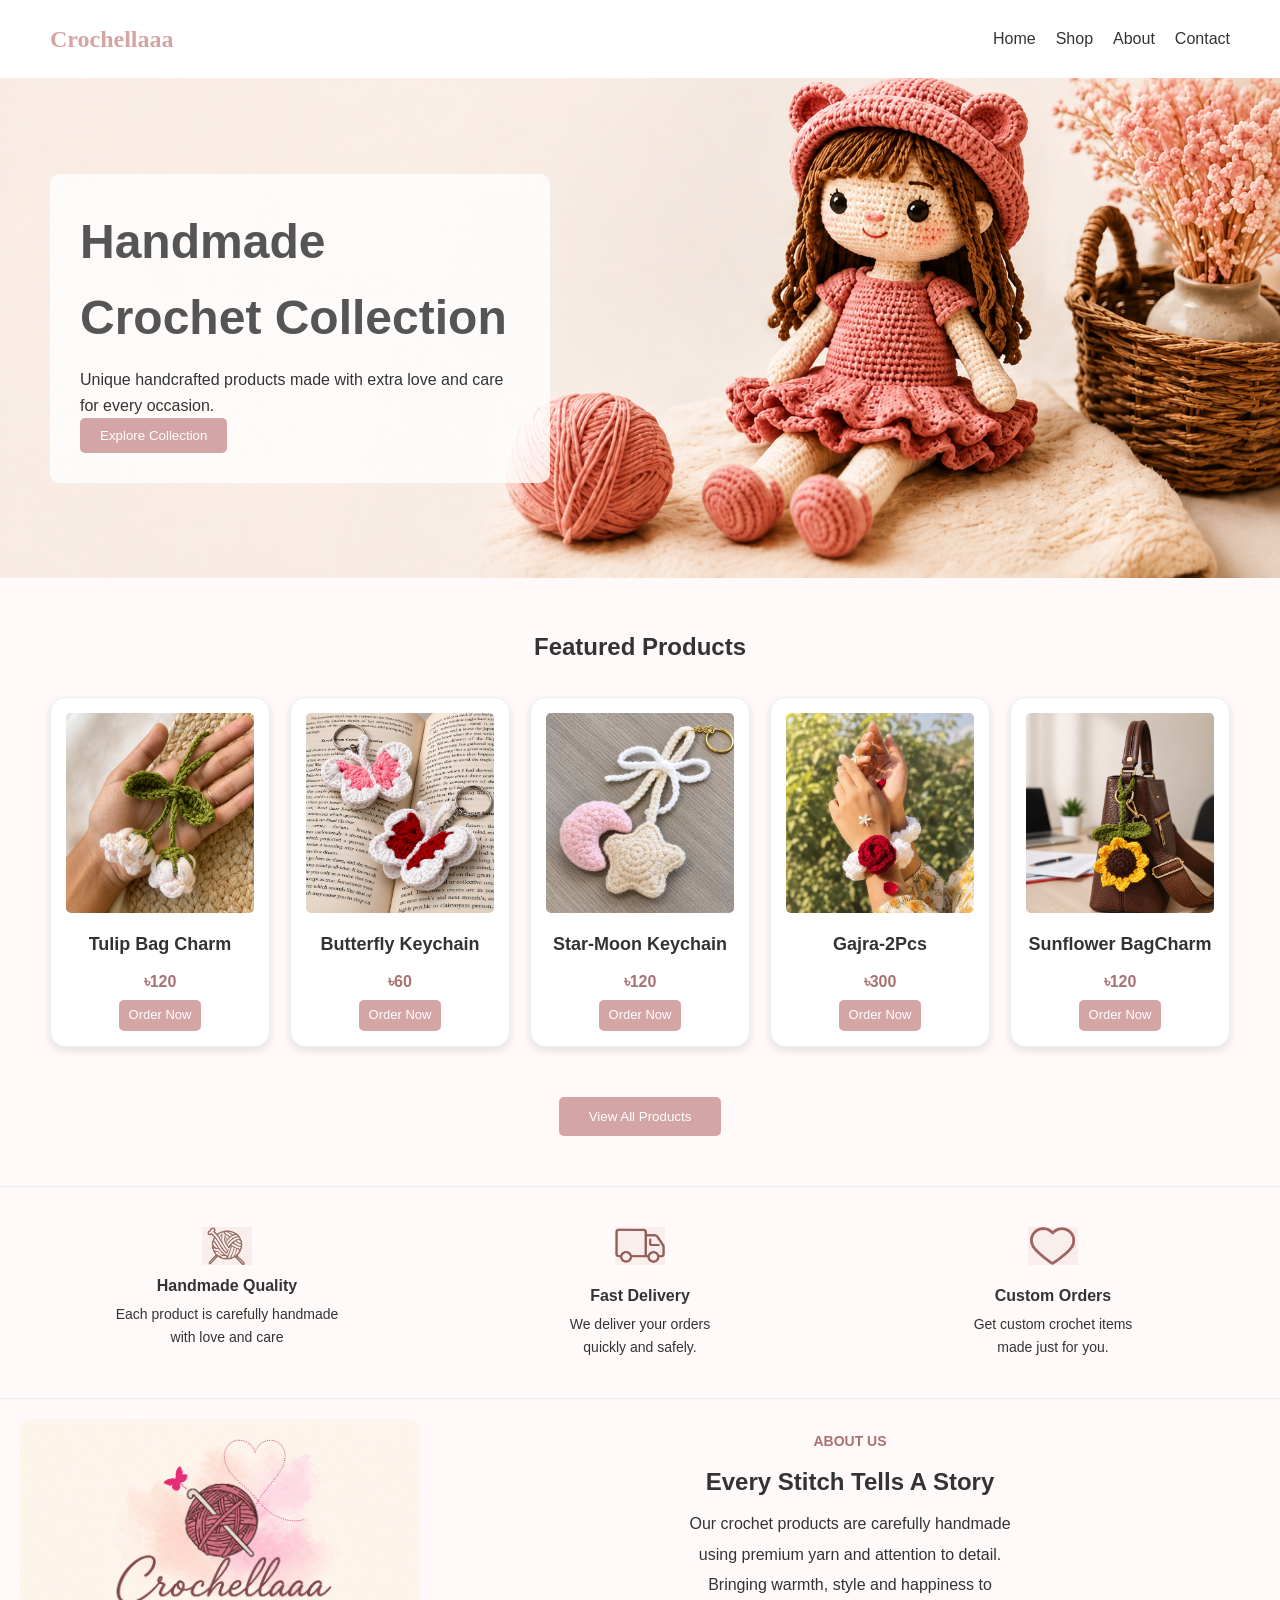
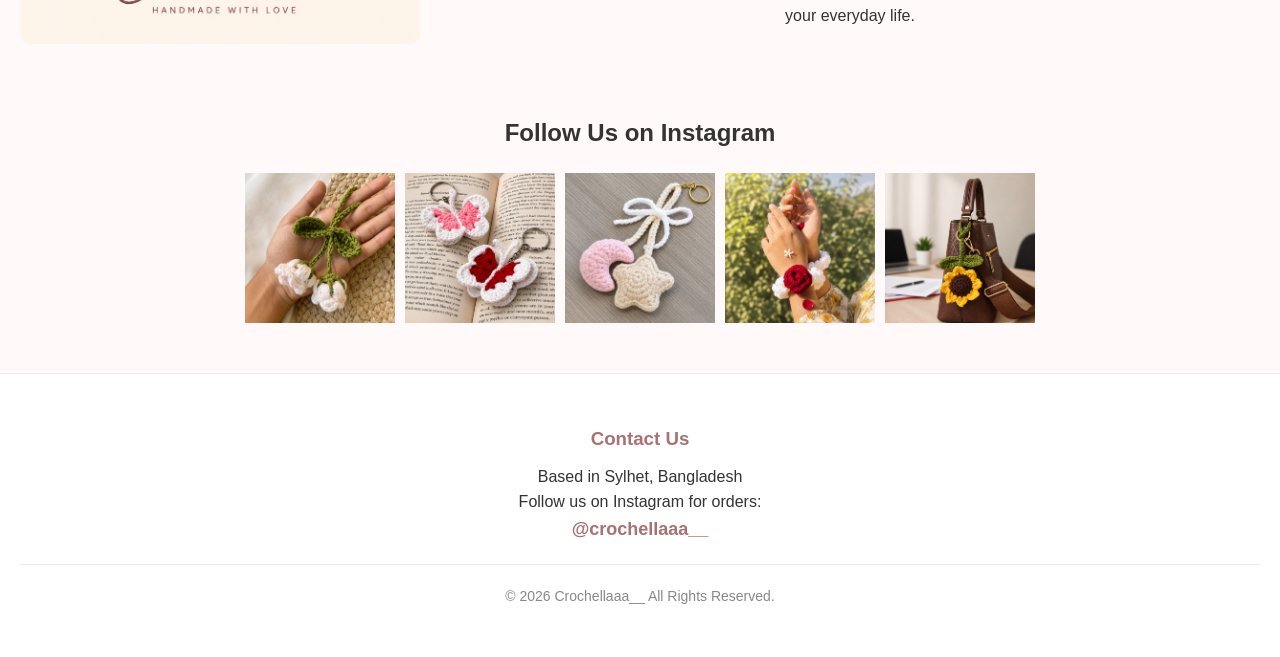
<file: index.html>
<!DOCTYPE html>
<html lang="en">
<head>

    <link rel="stylesheet" href="style.css">
    <meta charset="UTF-8">
    <meta name="viewport" content="width=device-width, initial-scale=1.0">
    <title>Crochet Studio</title>
    <style>
        html {
    scroll-behavior: smooth;
}
        /* General Styles */
        * { margin: 0; padding: 0; box-sizing: border-box; font-family: 'Arial', sans-serif; }
        body { background-color: #fffaf9; color: #333; line-height: 1.6; }
        
        /* Header */
        header { display: flex; justify-content: space-between; align-items: center; padding: 20px 50px; background: #fff; }
        .logo { font-size: 24px; font-weight: bold; color: #d4a5a5; }
        nav ul { display: flex; list-style: none; }
        nav ul li { margin-left: 20px; }
        nav ul li a { text-decoration: none; color: #333; font-weight: 500; }

        /* Hero Section */
        .hero { 
            height: 500px; 
            background-size: cover; 
            background-position: center; 
            display: flex; 
            align-items: center; 
            padding-left: 50px;
        }
        .hero-content { max-width: 500px; background: rgba(255, 255, 255, 0.8); padding: 30px; border-radius: 10px; }
        .hero h1 { font-size: 48px; color: #555; margin-bottom: 10px; }
        .hero-buttons button { padding: 10px 20px; border: none; cursor: pointer; border-radius: 5px; margin-right: 10px; }
        
        /* Featured Products Section */
        .featured { padding: 50px; text-align: center; }
        .product-grid { display: flex; gap: 20px; justify-content: center; margin-top: 30px; }
        .product-card { background: #fff; padding: 20px; border: 1px solid #eee; border-radius: 10px; width: 250px; }
        .product-card img { width: 100%; height: 200px; object-fit: cover; border-radius: 5px; }

        /* Footer */
        footer { background: #fff; padding: 50px; text-align: center; border-top: 1px solid #eee; }
    </style>
</head>
<body>

    <header>
        
    <div class="logo">Crochellaaa</div>
        <nav>
            <ul>
                <li><a href="#">Home</a></li>
                <li><a href="shop.html">Shop</a></li>
                <li><a href="#about">About</a></li>
                <li><a href="#contact">Contact</a></li>
            </ul>
        </nav>
    </header>

    <section class="hero" style="background-image: url('images/home.png');">
        <div class="hero-content">
            <h1>Handmade Crochet Collection</h1>
            <p>Unique handcrafted products made with extra love and care for every occasion.</p>
            
<div class="hero-buttons">
    <a href="shop.html">
    <button style="background: #d4a5a5; color: white;">Explore Collection</button>
    </a>
</div>
        </div>
    </section>

    <section class="featured">
        <h2>Featured Products</h2>
        <div class="product-grid">
            <div class="product-card" style="border: 1px solid #eee; border-radius: 15px; padding: 15px; text-align: center; box-shadow: 0 4px 8px rgba(0,0,0,0.1);">
                <a href="product-detail.html?id=1" style="text-decoration: none; color: inherit;">
                <img src="images/product1.png" alt="Tulip Bag Charm style="width: 100%; border-radius: 10px; aspect-ratio: 1/1; object-fit: cover;">
                <h3>Tulip Bag Charm</h3>
                <p style="color: #a87272; font-weight: bold; margin: 5px 0;">৳120</p>

                <a href="https://ig.me/m/crochellaaa__" target="_blank" class="order-btn" style="text-decoration: none; padding: 5px 10px; cursor: pointer; border-radius: 5px; font-size: 13px; background: #d4a5a5; color: white; border: none;">
                    Order Now
                </a>
            </div>
            <!-- Repeat for other products -->
             <div class="product-card" style="border: 1px solid #eee; border-radius: 15px; padding: 15px; text-align: center; box-shadow: 0 4px 8px rgba(0,0,0,0.1);">
                <a href="product-detail.html?id=2" style="text-decoration: none; color: inherit;">
                <img src="images/product2.png" alt="Butterfly Keychain style="width: 100%; border-radius: 10px; aspect-ratio: 1/1; object-fit: cover;">
                <h3>Butterfly Keychain</h3>
                <p style="color: #a87272; font-weight: bold; margin: 5px 0;">৳60</p>

                <a href="https://ig.me/m/crochellaaa__" target="_blank" class="order-btn" style="text-decoration: none; padding: 5px 10px; cursor: pointer; border-radius: 5px; font-size: 13px; background: #d4a5a5; color: white; border: none;">
                    Order Now
                </a>
            </div>

            <!-- Product 3 -->
            <div class="product-card" style="border: 1px solid #eee; border-radius: 15px; padding: 15px; text-align: center; box-shadow: 0 4px 8px rgba(0,0,0,0.1);">
                <a href="product-detail.html?id=3" style="text-decoration: none; color: inherit;">
                <img src="images/product3.png" alt="Star-Moon Keychain style="width: 100%; border-radius: 10px; aspect-ratio: 1/1; object-fit: cover;">
                <h3>Star-Moon Keychain</h3>
                <p style="color: #a87272; font-weight: bold; margin: 5px 0;">৳120</p>

                <a href="https://ig.me/m/crochellaaa__" target="_blank" class="order-btn" style="text-decoration: none; padding: 5px 10px; cursor: pointer; border-radius: 5px; font-size: 13px; background: #d4a5a5; color: white; border: none;">
                    Order Now
                </a>
            </div>

            <!-- Product 4 -->
            <div class="product-card" style="border: 1px solid #eee; border-radius: 15px; padding: 15px; text-align: center; box-shadow: 0 4px 8px rgba(0,0,0,0.1);">
                <a href="product-detail.html?id=4" style="text-decoration: none; color: inherit;">
                <img src="images/product4.png" alt="Gajra style="width: 100%; border-radius: 10px; aspect-ratio: 1/1; object-fit: cover;">
                <h3>Gajra-2Pcs</h3>
                <p style="color: #a87272; font-weight: bold; margin: 5px 0;">৳300</p>

                <a href="https://ig.me/m/crochellaaa__" target="_blank" class="order-btn" style="text-decoration: none; padding: 5px 10px; cursor: pointer; border-radius: 5px; font-size: 13px; background: #d4a5a5; color: white; border: none;">
                    Order Now
                </a>
            </div>

            <!-- Product 5 -->
            <div class="product-card" style="border: 1px solid #eee; border-radius: 15px; padding: 15px; text-align: center; box-shadow: 0 4px 8px rgba(0,0,0,0.1);">
                <a href="product-detail.html?id=5" style="text-decoration: none; color: inherit;">
                <img src="images/product5.png" alt="Sunflower BagCharm style="width: 100%; border-radius: 10px; aspect-ratio: 1/1; object-fit: cover;">
                <h3>Sunflower BagCharm</h3>
                <p style="color: #a87272; font-weight: bold; margin: 5px 0;">৳120</p>
                <a href="https://ig.me/m/crochellaaa__" target="_blank" class="order-btn" style="text-decoration: none; padding: 5px 10px; cursor: pointer; border-radius: 5px; font-size: 13px; background: #d4a5a5; color: white; border: none;">
                    Order Now
                </a>
            </div>
            
        </div>
    </section>

    <div style="text-align: center; margin-bottom: 50px;">
    <a href="shop.html">
    <button style="padding: 12px 30px; background-color: #d4a5a5; color: white; border: none; border-radius: 5px; cursor: pointer;">View All Products</button>
    </a>
</div>

    <!-- Value Proposition Section -->
    <section style="padding: 40px 50px; display: flex; justify-content: space-between; border-top: 1px solid #eee; border-bottom: 1px solid #eee; background-color: #fffaf9;">
    
    <div style="text-align: center; width: 30%;">
        <img src="images/icon1.png" style="width: 50px; margin-bottom:">
        <h4 style="margin-bottom: 5px;">Handmade Quality</h4>
        <p style="font-size: 14px;">Each product is carefully handmade</p>
        <p style="font-size: 14px;">with love and care</p>
    </div>

    <div style="text-align: center; width: 30%;">
        <img src="images/icon2.png" style="width: 50px; margin-bottom: 10px;">
        <h4 style="margin-bottom: 5px;">Fast Delivery</h4>
        <p style="font-size: 14px;">We deliver your orders</p>
        <p style="font-size: 14px;">quickly and safely.</p>
    </div>

    <div style="text-align: center; width: 30%;">
        <img src="images/icon3.png" style="width: 50px; margin-bottom: 10px;">
        <h4 style="margin-bottom: 5px;">Custom Orders</h4>
        <p style="font-size: 14px;">Get custom crochet items</p>
        <p style="font-size: 14px;">made just for you.</p>
    </div>

</section>

    <!-- About Section -->
<section id="about" style="padding: 20px; display: flex; flex-wrap: wrap; align-items: center; justify-content: center; gap: 20px;">
    <img src="images/about.png" alt="About Us" style="width: 100%; max-width: 400px; border-radius: 10px;">
    <div style="flex: 1; min-width: 300px; text-align: center;">
        <h5 style="color: #a87272; font-size: 14px; text-transform: uppercase; margin-bottom: 5px;">About Us</h5>
        <h2 style="font-size: 24px; margin: 10px 0;">Every Stitch Tells A Story</h2>
        <p style="margin: 5px 0;">Our crochet products are carefully handmade</p>
        <p style="margin: 5px 0;">using premium yarn and attention to detail.</p>
        <p style="margin: 5px 0;">Bringing warmth, style and happiness to</p>
        <p style="margin: 5px 0;">your everyday life.</p>
    </div>
</section>

    <!-- Instagram Section -->
    <section id="contact" style="padding: 50px; text-align: center;">
        <h2>Follow Us on Instagram</h2>
        <div style="display: flex; gap: 10px; justify-content: center; margin-top: 20px;">
            <img src="images/product1.png" style="width: 150px;">
            <img src="images/product2.png" style="width: 150px;">
            <img src="images/product3.png" style="width: 150px;">
            <img src="images/product4.png" style="width: 150px;">
            <img src="images/product5.png" style="width: 150px;">
        </div>
    </section>

    <footer style="background: #fff; padding: 50px 20px; border-top: 1px solid #eee; text-align: center;">
    <div style="margin-bottom: 20px;">
        <h3 style="color: #a87272; margin-bottom: 10px;">Contact Us</h3>
        <p>Based in Sylhet, Bangladesh</p>
        <p>Follow us on Instagram for orders:</p>
        <a href="https://www.instagram.com/crochellaaa__?igsh=M29uZ2p0cTk3Z3V2" target="_blank" style="text-decoration: none; color: #a87272; font-weight: bold; font-size: 18px;">
            @crochellaaa__
        </a>
    </div>
    <div style="border-top: 1px solid #eee; padding-top: 20px; color: #888; font-size: 14px;">
        <p>&copy; 2026 Crochellaaa__ All Rights Reserved.</p>
    </div>
</footer>
</body>
</html>
</file>
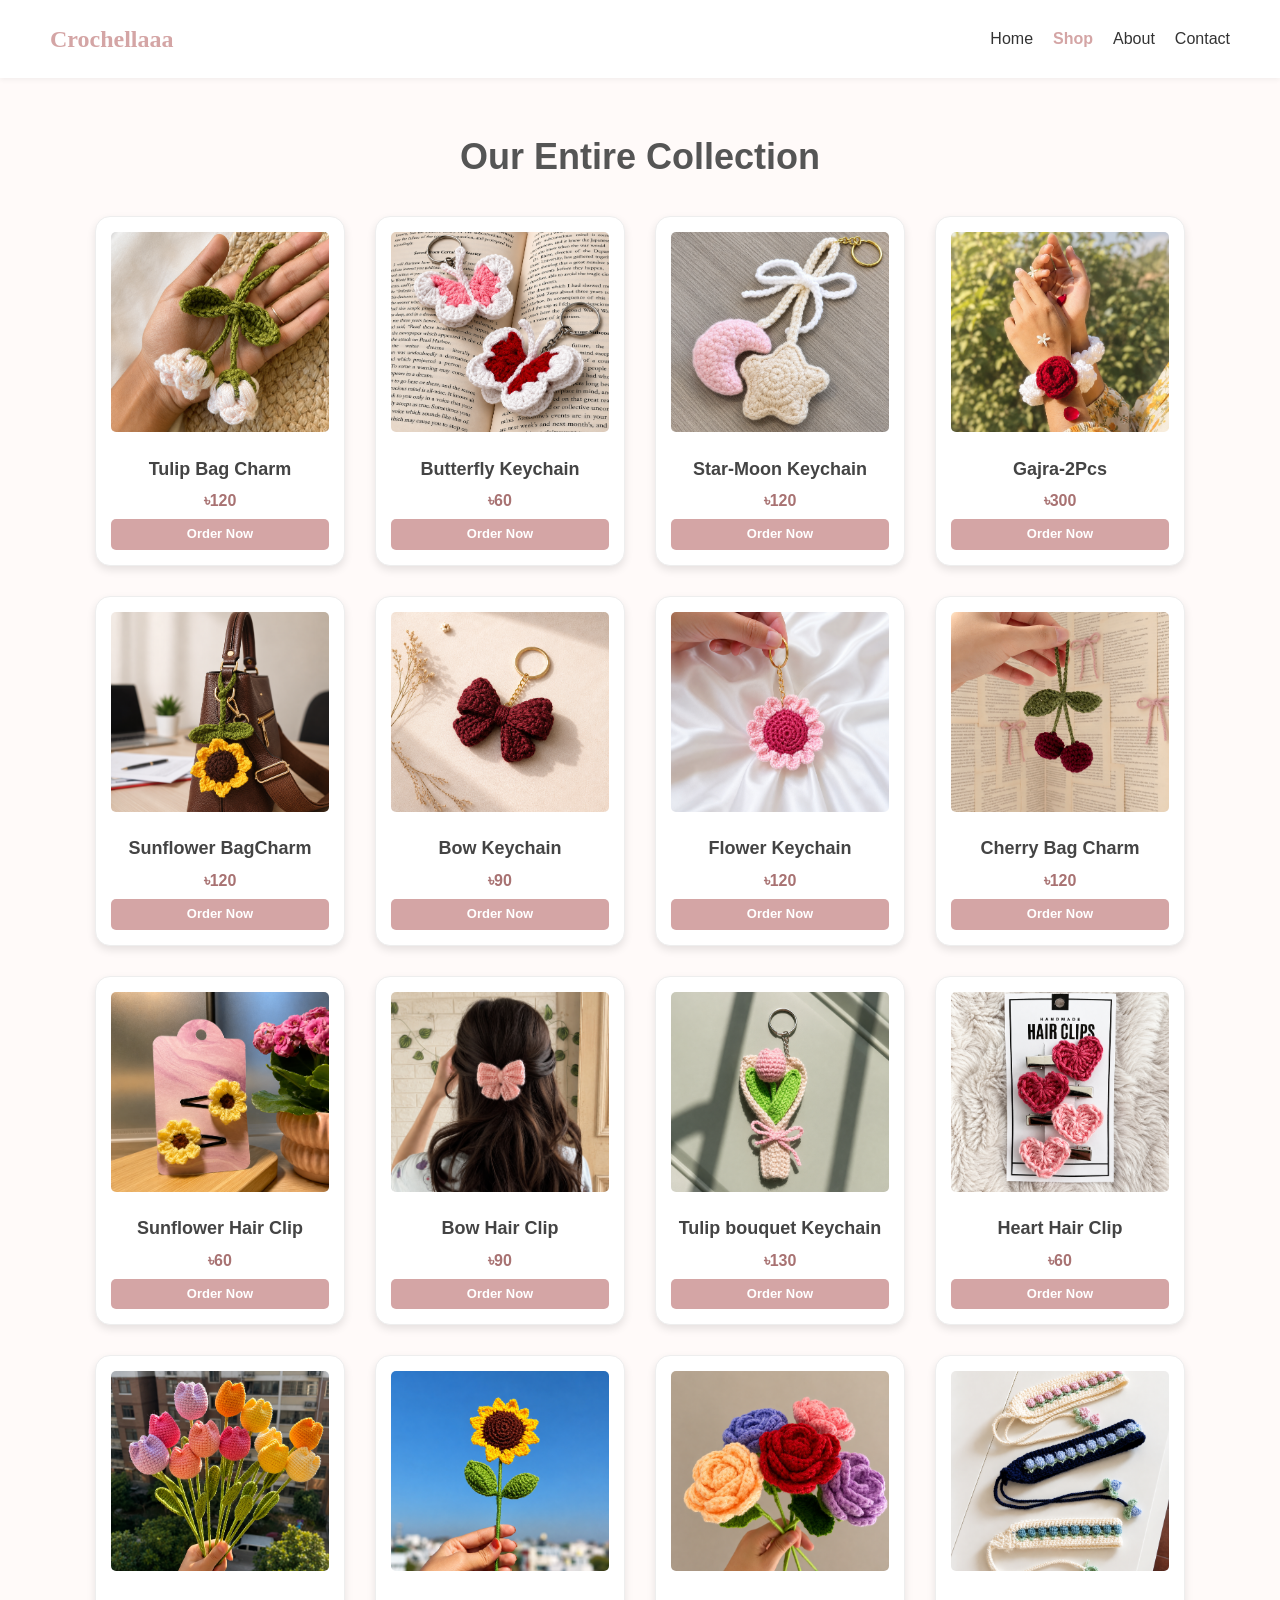
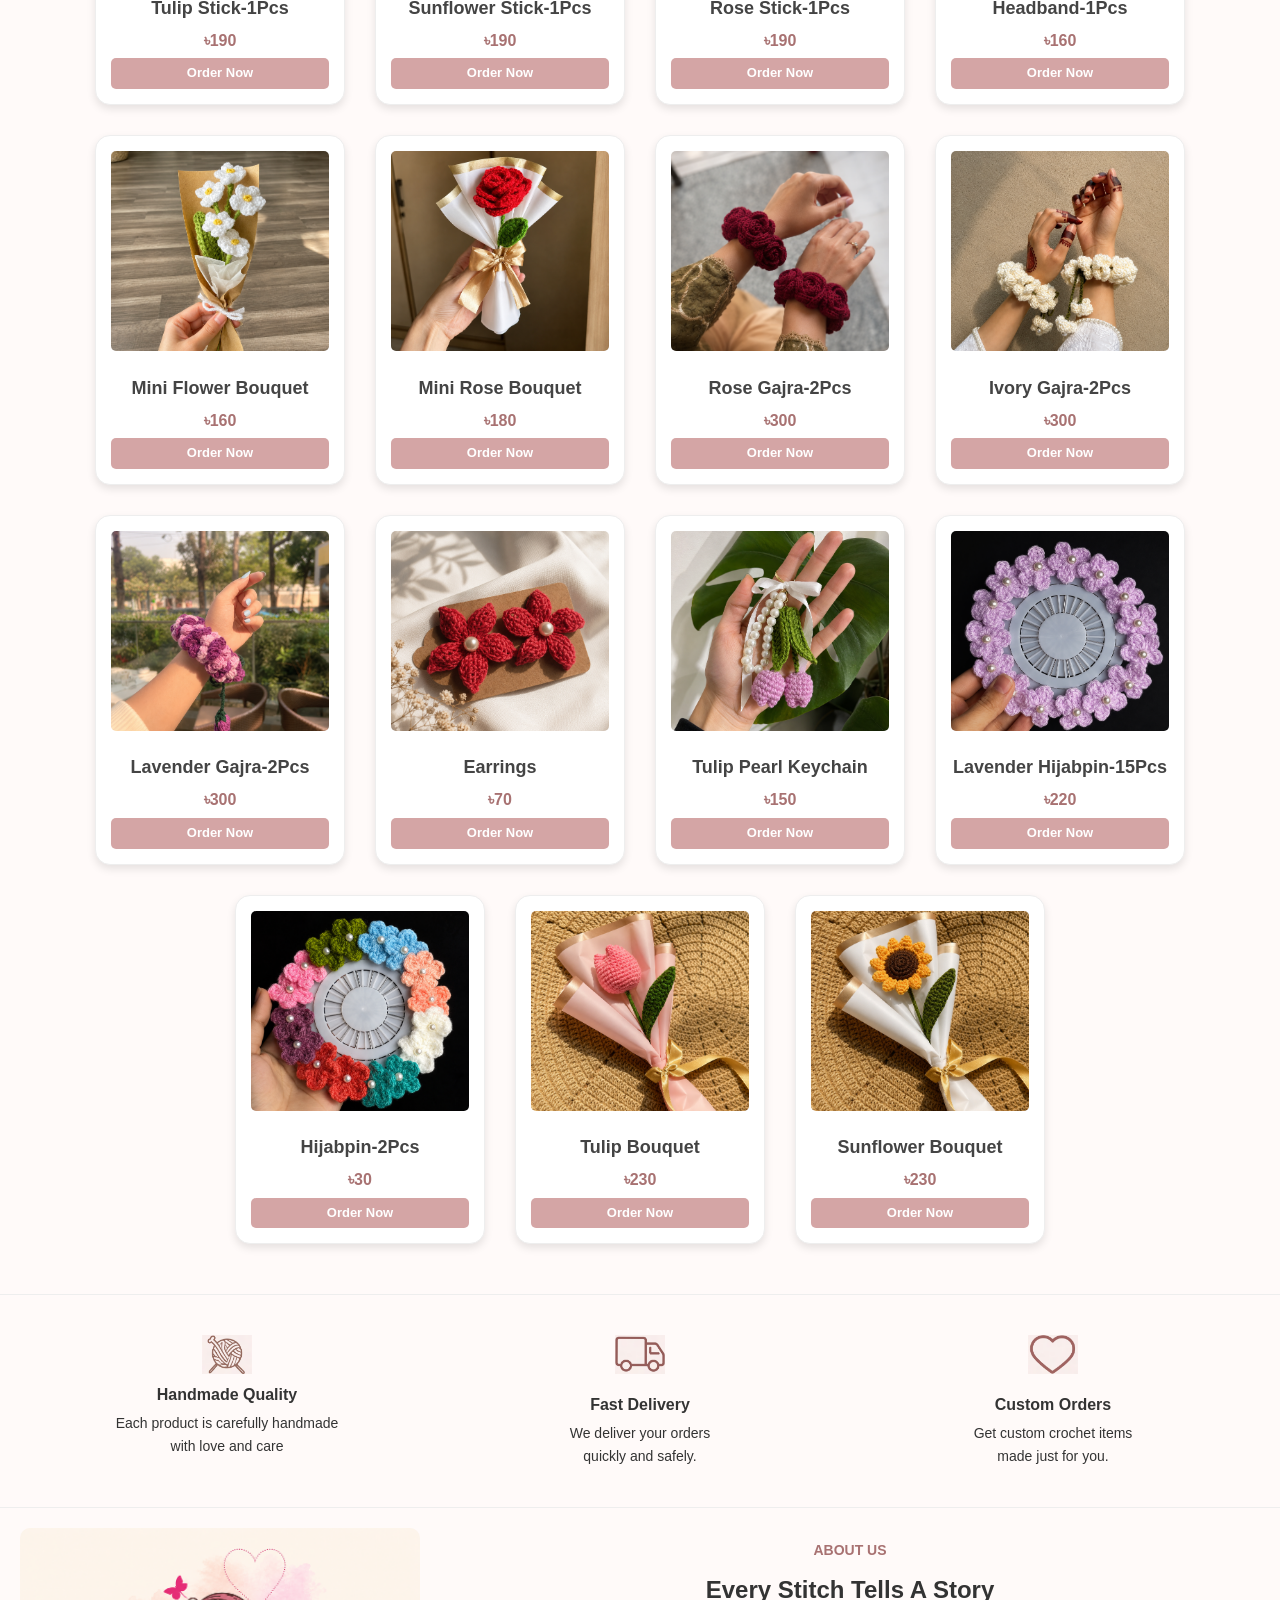
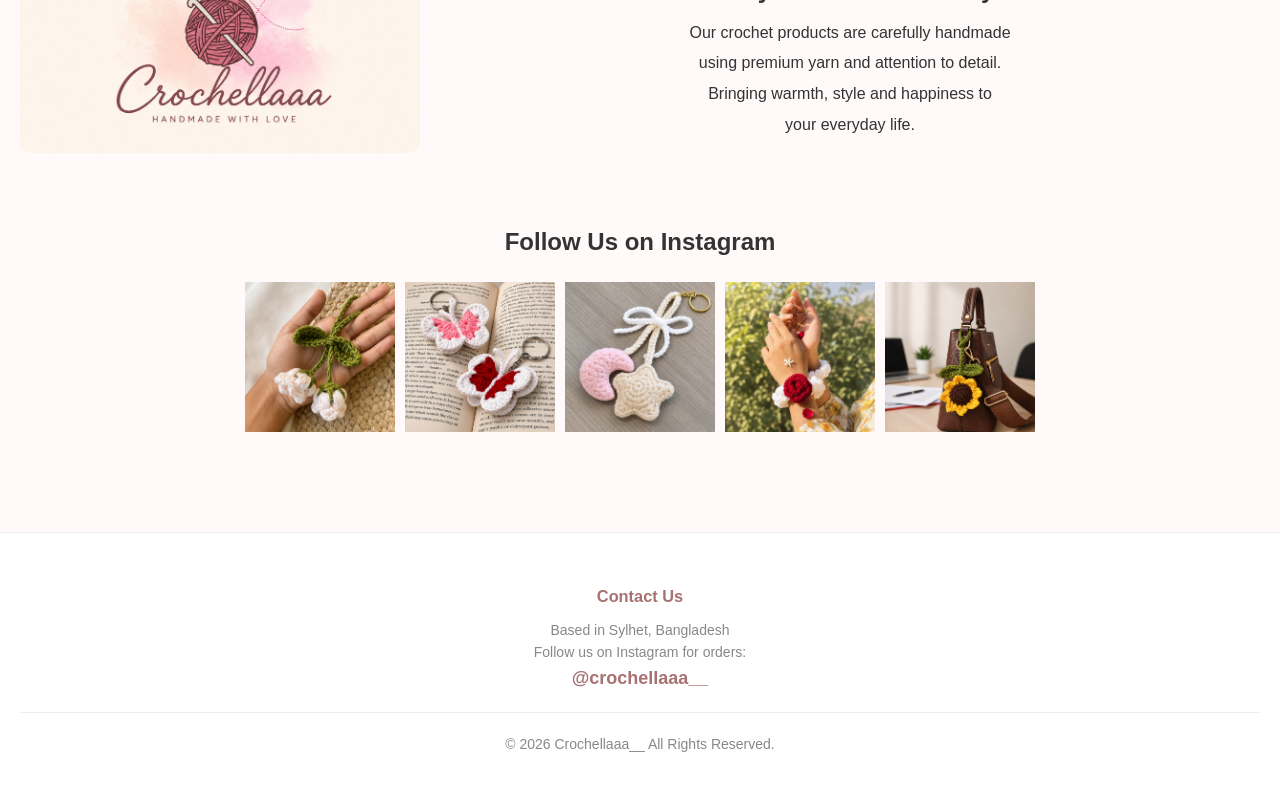
<file: shop.html>
<!DOCTYPE html>
<html lang="en">
<head>
    <meta charset="UTF-8">
    <meta name="viewport" content="width=device-width, initial-scale=1.0">
    <title>All Products - Crochellaaa</title>
    <link rel="stylesheet" href="style.css">
    <style>
        /* General Styles */
        * { margin: 0; padding: 0; box-sizing: border-box; font-family: 'Arial', sans-serif; }
        body { background-color: #fffaf9; color: #333; line-height: 1.6; }
        
        /* Header */
        header { display: flex; justify-content: space-between; align-items: center; padding: 20px 50px; background: #fff; box-shadow: 0 2px 5px rgba(0,0,0,0.05); }
        .logo { font-size: 24px; font-weight: bold; color: #d4a5a5; text-decoration: none; }
        nav ul { display: flex; list-style: none; }
        nav ul li { margin-left: 20px; }
        nav ul li a { text-decoration: none; color: #333; font-weight: 500; }

        /* Shop Section */
        .shop-container { padding: 50px; text-align: center; }
        .shop-title { font-size: 36px; color: #555; margin-bottom: 30px; }
        
        /* Product Grid */
        .product-grid { display: flex; flex-wrap: wrap; gap: 30px; justify-content: center; margin-top: 30px; }
        .product-card { background: #fff; padding: 20px; border: 1px solid #eee; border-radius: 10px; width: 250px; text-align: center; box-shadow: 0 4px 6px rgba(0,0,0,0.02); }
        .product-card img { width: 100%; height: 200px; object-fit: cover; border-radius: 5px; }
        .product-card h3 { font-size: 18px; color: #444; margin: 15px 0 5px; }
        .product-card p { color: #888; font-weight: bold; margin-bottom: 15px; }
        
        /* Order Button */
        .order-btn { background: #d4a5a5; color: white; border: none; padding: 8px 15px; border-radius: 5px; cursor: pointer; font-weight: 600; width: 100%; transition: background 0.3s ease; }
        .order-btn:hover { background: #c39494; }

        /* Footer */
        footer { background: #fff; padding: 30px; text-align: center; border-top: 1px solid #eee; margin-top: 50px; color: #888; font-size: 14px; }
    </style>
</head>
<body>

    <!-- Header -->
    <header>
        <a href="index.html" class="logo">Crochellaaa</a>
        <nav>
            <ul>
                <li><a href="index.html">Home</a></li>
                <li><a href="shop.html" style="color: #d4a5a5; font-weight: bold;">Shop</a></li>
                <li><a href="index.html#about">About</a></li>
                <li><a href="index.html#contact">Contact</a></li>
            </ul>
        </nav>
    </header>

    <!-- Main Shop Products Section -->
    <main class="shop-container">
        <h1 class="shop-title">Our Entire Collection</h1>
        
        <div class="product-grid">
            <!-- Product 1 -->
            <div class="product-card" style="border: 1px solid #eee; border-radius: 15px; padding: 15px; text-align: center; box-shadow: 0 4px 8px rgba(0,0,0,0.1);">
                <a href="product-detail.html?id=1" style="text-decoration: none; color: inherit;">
                <img src="images/product1.png" alt="Tulip Bag Charm style="width: 100%; border-radius: 10px; aspect-ratio: 1/1; object-fit: cover;">
                <h3>Tulip Bag Charm</h3>
                <p style="color: #a87272; font-weight: bold; margin: 5px 0;">৳120</p>

                <a href="https://ig.me/m/crochellaaa__" target="_blank" class="order-btn" style="text-decoration: none; padding: 5px 10px; cursor: pointer; border-radius: 5px; font-size: 13px; background: #d4a5a5; color: white; border: none;">
                    Order Now
                </a>
            </div>

            <!-- Product 2 -->
            <div class="product-card" style="border: 1px solid #eee; border-radius: 15px; padding: 15px; text-align: center; box-shadow: 0 4px 8px rgba(0,0,0,0.1);">
                <a href="product-detail.html?id=2" style="text-decoration: none; color: inherit;">
                <img src="images/product2.png" alt="Butterfly Keychain style="width: 100%; border-radius: 10px; aspect-ratio: 1/1; object-fit: cover;">
                <h3>Butterfly Keychain</h3>
                <p style="color: #a87272; font-weight: bold; margin: 5px 0;">৳60</p>

                <a href="https://ig.me/m/crochellaaa__" target="_blank" class="order-btn" style="text-decoration: none; padding: 5px 10px; cursor: pointer; border-radius: 5px; font-size: 13px; background: #d4a5a5; color: white; border: none;">
                    Order Now
                </a>
            </div>

            <!-- Product 3 -->
            <div class="product-card" style="border: 1px solid #eee; border-radius: 15px; padding: 15px; text-align: center; box-shadow: 0 4px 8px rgba(0,0,0,0.1);">
                <a href="product-detail.html?id=3" style="text-decoration: none; color: inherit;">
                <img src="images/product3.png" alt="Star-Moon Keychain style="width: 100%; border-radius: 10px; aspect-ratio: 1/1; object-fit: cover;">
                <h3>Star-Moon Keychain</h3>
                <p style="color: #a87272; font-weight: bold; margin: 5px 0;">৳120</p>

                <a href="https://ig.me/m/crochellaaa__" target="_blank" class="order-btn" style="text-decoration: none; padding: 5px 10px; cursor: pointer; border-radius: 5px; font-size: 13px; background: #d4a5a5; color: white; border: none;">
                    Order Now
                </a>
            </div>

            <!-- Product 4 -->
            <div class="product-card" style="border: 1px solid #eee; border-radius: 15px; padding: 15px; text-align: center; box-shadow: 0 4px 8px rgba(0,0,0,0.1);">
                <a href="product-detail.html?id=4" style="text-decoration: none; color: inherit;">
                <img src="images/product4.png" alt="Gajra style="width: 100%; border-radius: 10px; aspect-ratio: 1/1; object-fit: cover;">
                <h3>Gajra-2Pcs</h3>
                <p style="color: #a87272; font-weight: bold; margin: 5px 0;">৳300</p>

                <a href="https://ig.me/m/crochellaaa__" target="_blank" class="order-btn" style="text-decoration: none; padding: 5px 10px; cursor: pointer; border-radius: 5px; font-size: 13px; background: #d4a5a5; color: white; border: none;">
                    Order Now
                </a>
            </div>

            <!-- Product 5 -->
            <div class="product-card" style="border: 1px solid #eee; border-radius: 15px; padding: 15px; text-align: center; box-shadow: 0 4px 8px rgba(0,0,0,0.1);">
                <a href="product-detail.html?id=5" style="text-decoration: none; color: inherit;">
                <img src="images/product5.png" alt="Sunflower BagCharm style="width: 100%; border-radius: 10px; aspect-ratio: 1/1; object-fit: cover;">
                <h3>Sunflower BagCharm</h3>
                <p style="color: #a87272; font-weight: bold; margin: 5px 0;">৳120</p>
                <a href="https://ig.me/m/crochellaaa__" target="_blank" class="order-btn" style="text-decoration: none; padding: 5px 10px; cursor: pointer; border-radius: 5px; font-size: 13px; background: #d4a5a5; color: white; border: none;">
                    Order Now
                </a>
            </div>

            <div class="product-card" style="border: 1px solid #eee; border-radius: 15px; padding: 15px; text-align: center; box-shadow: 0 4px 8px rgba(0,0,0,0.1);">
                <a href="product-detail.html?id=6" style="text-decoration: none; color: inherit;">
                <img src="images/product6.png" alt="Bow Keychain style="width: 100%; border-radius: 10px; aspect-ratio: 1/1; object-fit: cover;">
                <h3>Bow Keychain</h3>
                <p style="color: #a87272; font-weight: bold; margin: 5px 0;">৳90</p>
                <a href="https://ig.me/m/crochellaaa__" target="_blank" class="order-btn" style="text-decoration: none; padding: 5px 10px; cursor: pointer; border-radius: 5px; font-size: 13px; background: #d4a5a5; color: white; border: none;">
                    Order Now
                </a>
            </div>

            <div class="product-card" style="border: 1px solid #eee; border-radius: 15px; padding: 15px; text-align: center; box-shadow: 0 4px 8px rgba(0,0,0,0.1);">
                <a href="product-detail.html?id=7" style="text-decoration: none; color: inherit;">
                <img src="images/product7.png" alt="Flower Keychain style="width: 100%; border-radius: 10px; aspect-ratio: 1/1; object-fit: cover;">
                <h3>Flower Keychain</h3>
                <p style="color: #a87272; font-weight: bold; margin: 5px 0;">৳120</p>
                <a href="https://ig.me/m/crochellaaa__" target="_blank" class="order-btn" style="text-decoration: none; padding: 5px 10px; cursor: pointer; border-radius: 5px; font-size: 13px; background: #d4a5a5; color: white; border: none;">
                    Order Now
                </a>
            </div>

            <div class="product-card" style="border: 1px solid #eee; border-radius: 15px; padding: 15px; text-align: center; box-shadow: 0 4px 8px rgba(0,0,0,0.1);">
                <a href="product-detail.html?id=8" style="text-decoration: none; color: inherit;">
                <img src="images/product8.png" alt="Cherry Bag Charm style="width: 100%; border-radius: 10px; aspect-ratio: 1/1; object-fit: cover;">
                <h3>Cherry Bag Charm</h3>
                <p style="color: #a87272; font-weight: bold; margin: 5px 0;">৳120</p>
                <a href="https://ig.me/m/crochellaaa__" target="_blank" class="order-btn" style="text-decoration: none; padding: 5px 10px; cursor: pointer; border-radius: 5px; font-size: 13px; background: #d4a5a5; color: white; border: none;">
                    Order Now
                </a>
            </div>

            <div class="product-card" style="border: 1px solid #eee; border-radius: 15px; padding: 15px; text-align: center; box-shadow: 0 4px 8px rgba(0,0,0,0.1);">
                <a href="product-detail.html?id=9" style="text-decoration: none; color: inherit;">
                <img src="images/product9.png" alt="Sunflower Hair Clip style="width: 100%; border-radius: 10px; aspect-ratio: 1/1; object-fit: cover;">
                <h3>Sunflower Hair Clip</h3>
                <p style="color: #a87272; font-weight: bold; margin: 5px 0;">৳60</p>
                <a href="https://ig.me/m/crochellaaa__" target="_blank" class="order-btn" style="text-decoration: none; padding: 5px 10px; cursor: pointer; border-radius: 5px; font-size: 13px; background: #d4a5a5; color: white; border: none;">
                    Order Now
                </a>
            </div>

            <div class="product-card" style="border: 1px solid #eee; border-radius: 15px; padding: 15px; text-align: center; box-shadow: 0 4px 8px rgba(0,0,0,0.1);">
                <a href="product-detail.html?id=10" style="text-decoration: none; color: inherit;">
                <img src="images/product10.png" alt="Bow Hair Clip style="width: 100%; border-radius: 10px; aspect-ratio: 1/1; object-fit: cover;">
                <h3>Bow Hair Clip</h3>
                <p style="color: #a87272; font-weight: bold; margin: 5px 0;">৳90</p>
                <a href="https://ig.me/m/crochellaaa__" target="_blank" class="order-btn" style="text-decoration: none; padding: 5px 10px; cursor: pointer; border-radius: 5px; font-size: 13px; background: #d4a5a5; color: white; border: none;">
                    Order Now
                </a>
            </div>

            <div class="product-card" style="border: 1px solid #eee; border-radius: 15px; padding: 15px; text-align: center; box-shadow: 0 4px 8px rgba(0,0,0,0.1);">
                <a href="product-detail.html?id=11" style="text-decoration: none; color: inherit;">
                <img src="images/product11.png" alt="Tulip bouquet Keychain style="width: 100%; border-radius: 10px; aspect-ratio: 1/1; object-fit: cover;">
                <h3>Tulip bouquet Keychain</h3>
                <p style="color: #a87272; font-weight: bold; margin: 5px 0;">৳130</p>
                <a href="https://ig.me/m/crochellaaa__" target="_blank" class="order-btn" style="text-decoration: none; padding: 5px 10px; cursor: pointer; border-radius: 5px; font-size: 13px; background: #d4a5a5; color: white; border: none;">
                    Order Now
                </a>
            </div>

            <div class="product-card" style="border: 1px solid #eee; border-radius: 15px; padding: 15px; text-align: center; box-shadow: 0 4px 8px rgba(0,0,0,0.1);">
                <a href="product-detail.html?id=12" style="text-decoration: none; color: inherit;">
                <img src="images/product12.png" alt="Heart Hair Clip style="width: 100%; border-radius: 10px; aspect-ratio: 1/1; object-fit: cover;">
                <h3>Heart Hair Clip</h3>
                <p style="color: #a87272; font-weight: bold; margin: 5px 0;">৳60</p>
                <a href="https://ig.me/m/crochellaaa__" target="_blank" class="order-btn" style="text-decoration: none; padding: 5px 10px; cursor: pointer; border-radius: 5px; font-size: 13px; background: #d4a5a5; color: white; border: none;">
                    Order Now
                </a>
            </div>

            <div class="product-card" style="border: 1px solid #eee; border-radius: 15px; padding: 15px; text-align: center; box-shadow: 0 4px 8px rgba(0,0,0,0.1);">
                <a href="product-detail.html?id=13" style="text-decoration: none; color: inherit;">
                <img src="images/product13.png" alt="Tulip Stick style="width: 100%; border-radius: 10px; aspect-ratio: 1/1; object-fit: cover;">
                <h3>Tulip Stick-1Pcs</h3>
                <p style="color: #a87272; font-weight: bold; margin: 5px 0;">৳190</p>
                <a href="https://ig.me/m/crochellaaa__" target="_blank" class="order-btn" style="text-decoration: none; padding: 5px 10px; cursor: pointer; border-radius: 5px; font-size: 13px; background: #d4a5a5; color: white; border: none;">
                    Order Now
                </a>
            </div>

            <div class="product-card" style="border: 1px solid #eee; border-radius: 15px; padding: 15px; text-align: center; box-shadow: 0 4px 8px rgba(0,0,0,0.1);">
                <a href="product-detail.html?id=14" style="text-decoration: none; color: inherit;">
                <img src="images/product14.png" alt="Sunflower Stick style="width: 100%; border-radius: 10px; aspect-ratio: 1/1; object-fit: cover;">
                <h3>Sunflower Stick-1Pcs</h3>
                <p style="color: #a87272; font-weight: bold; margin: 5px 0;">৳190</p>
                <a href="https://ig.me/m/crochellaaa__" target="_blank" class="order-btn" style="text-decoration: none; padding: 5px 10px; cursor: pointer; border-radius: 5px; font-size: 13px; background: #d4a5a5; color: white; border: none;">
                    Order Now
                </a>
            </div>

            <div class="product-card" style="border: 1px solid #eee; border-radius: 15px; padding: 15px; text-align: center; box-shadow: 0 4px 8px rgba(0,0,0,0.1);">
                <a href="product-detail.html?id=15" style="text-decoration: none; color: inherit;">
                <img src="images/product15.png" alt="Rose Stick style="width: 100%; border-radius: 10px; aspect-ratio: 1/1; object-fit: cover;">
                <h3>Rose Stick-1Pcs</h3>
                <p style="color: #a87272; font-weight: bold; margin: 5px 0;">৳190</p>
                <a href="https://ig.me/m/crochellaaa__" target="_blank" class="order-btn" style="text-decoration: none; padding: 5px 10px; cursor: pointer; border-radius: 5px; font-size: 13px; background: #d4a5a5; color: white; border: none;">
                    Order Now
                </a>
            </div>

            <div class="product-card" style="border: 1px solid #eee; border-radius: 15px; padding: 15px; text-align: center; box-shadow: 0 4px 8px rgba(0,0,0,0.1);">
                <a href="product-detail.html?id=16" style="text-decoration: none; color: inherit;">
                <img src="images/product16.png" alt="Headband style="width: 100%; border-radius: 10px; aspect-ratio: 1/1; object-fit: cover;">
                <h3>Headband-1Pcs</h3>
                <p style="color: #a87272; font-weight: bold; margin: 5px 0;">৳160</p>
                <a href="https://ig.me/m/crochellaaa__" target="_blank" class="order-btn" style="text-decoration: none; padding: 5px 10px; cursor: pointer; border-radius: 5px; font-size: 13px; background: #d4a5a5; color: white; border: none;">
                    Order Now
                </a>
            </div>


            <div class="product-card" style="border: 1px solid #eee; border-radius: 15px; padding: 15px; text-align: center; box-shadow: 0 4px 8px rgba(0,0,0,0.1);">
                <a href="product-detail.html?id=17" style="text-decoration: none; color: inherit;">
                <img src="images/product17.png" alt="Mini Flower Bouquet style="width: 100%; border-radius: 10px; aspect-ratio: 1/1; object-fit: cover;">
                <h3>Mini Flower Bouquet</h3>
                <p style="color: #a87272; font-weight: bold; margin: 5px 0;">৳160</p>
                <a href="https://ig.me/m/crochellaaa__" target="_blank" class="order-btn" style="text-decoration: none; padding: 5px 10px; cursor: pointer; border-radius: 5px; font-size: 13px; background: #d4a5a5; color: white; border: none;">
                    Order Now
                </a>
            </div>

            <div class="product-card" style="border: 1px solid #eee; border-radius: 15px; padding: 15px; text-align: center; box-shadow: 0 4px 8px rgba(0,0,0,0.1);">
                <a href="product-detail.html?id=18" style="text-decoration: none; color: inherit;">
                <img src="images/product18.png" alt="Mini Rose Bouquet style="width: 100%; border-radius: 10px; aspect-ratio: 1/1; object-fit: cover;">
                <h3>Mini Rose Bouquet</h3>
                <p style="color: #a87272; font-weight: bold; margin: 5px 0;">৳180</p>
                <a href="https://ig.me/m/crochellaaa__" target="_blank" class="order-btn" style="text-decoration: none; padding: 5px 10px; cursor: pointer; border-radius: 5px; font-size: 13px; background: #d4a5a5; color: white; border: none;">
                    Order Now
                </a>
            </div>

            <div class="product-card" style="border: 1px solid #eee; border-radius: 15px; padding: 15px; text-align: center; box-shadow: 0 4px 8px rgba(0,0,0,0.1);">
                <a href="product-detail.html?id=19" style="text-decoration: none; color: inherit;">
                <img src="images/product19.png" alt="Rose Gajra style="width: 100%; border-radius: 10px; aspect-ratio: 1/1; object-fit: cover;">
                <h3>Rose Gajra-2Pcs</h3>
                <p style="color: #a87272; font-weight: bold; margin: 5px 0;">৳300</p>

                <a href="https://ig.me/m/crochellaaa__" target="_blank" class="order-btn" style="text-decoration: none; padding: 5px 10px; cursor: pointer; border-radius: 5px; font-size: 13px; background: #d4a5a5; color: white; border: none;">
                    Order Now
                </a>
            </div>

            <div class="product-card" style="border: 1px solid #eee; border-radius: 15px; padding: 15px; text-align: center; box-shadow: 0 4px 8px rgba(0,0,0,0.1);">
                <a href="product-detail.html?id=20" style="text-decoration: none; color: inherit;">
                <img src="images/product20.png" alt="Ivory Gajra style="width: 100%; border-radius: 10px; aspect-ratio: 1/1; object-fit: cover;">
                <h3>Ivory Gajra-2Pcs</h3>
                <p style="color: #a87272; font-weight: bold; margin: 5px 0;">৳300</p>

                <a href="https://ig.me/m/crochellaaa__" target="_blank" class="order-btn" style="text-decoration: none; padding: 5px 10px; cursor: pointer; border-radius: 5px; font-size: 13px; background: #d4a5a5; color: white; border: none;">
                    Order Now
                </a>
            </div>

            <div class="product-card" style="border: 1px solid #eee; border-radius: 15px; padding: 15px; text-align: center; box-shadow: 0 4px 8px rgba(0,0,0,0.1);">
                <a href="product-detail.html?id=21" style="text-decoration: none; color: inherit;">
                <img src="images/product21.png" alt="Lavender Gajra style="width: 100%; border-radius: 10px; aspect-ratio: 1/1; object-fit: cover;">
                <h3>Lavender Gajra-2Pcs</h3>
                <p style="color: #a87272; font-weight: bold; margin: 5px 0;">৳300</p>

                <a href="https://ig.me/m/crochellaaa__" target="_blank" class="order-btn" style="text-decoration: none; padding: 5px 10px; cursor: pointer; border-radius: 5px; font-size: 13px; background: #d4a5a5; color: white; border: none;">
                    Order Now
                </a>
            </div>

            <div class="product-card" style="border: 1px solid #eee; border-radius: 15px; padding: 15px; text-align: center; box-shadow: 0 4px 8px rgba(0,0,0,0.1);">
                <a href="product-detail.html?id=22" style="text-decoration: none; color: inherit;">
                <img src="images/product22.png" alt="Earrings style="width: 100%; border-radius: 10px; aspect-ratio: 1/1; object-fit: cover;">
                <h3>Earrings</h3>
                <p style="color: #a87272; font-weight: bold; margin: 5px 0;">৳70</p>

                <a href="https://ig.me/m/crochellaaa__" target="_blank" class="order-btn" style="text-decoration: none; padding: 5px 10px; cursor: pointer; border-radius: 5px; font-size: 13px; background: #d4a5a5; color: white; border: none;">
                    Order Now
                </a>
            </div>

            <div class="product-card" style="border: 1px solid #eee; border-radius: 15px; padding: 15px; text-align: center; box-shadow: 0 4px 8px rgba(0,0,0,0.1);">
                <a href="product-detail.html?id=23" style="text-decoration: none; color: inherit;">
                <img src="images/product23.png" alt="Tulip Pearl Keychain style="width: 100%; border-radius: 10px; aspect-ratio: 1/1; object-fit: cover;">
                <h3>Tulip Pearl Keychain</h3>
                <p style="color: #a87272; font-weight: bold; margin: 5px 0;">৳150</p>

                <a href="https://ig.me/m/crochellaaa__" target="_blank" class="order-btn" style="text-decoration: none; padding: 5px 10px; cursor: pointer; border-radius: 5px; font-size: 13px; background: #d4a5a5; color: white; border: none;">
                    Order Now
                </a>
            </div>

            <div class="product-card" style="border: 1px solid #eee; border-radius: 15px; padding: 15px; text-align: center; box-shadow: 0 4px 8px rgba(0,0,0,0.1);">
                <a href="product-detail.html?id=24" style="text-decoration: none; color: inherit;">
                <img src="images/product24.png" alt="Lavender Hijabpin style="width: 100%; border-radius: 10px; aspect-ratio: 1/1; object-fit: cover;">
                <h3>Lavender Hijabpin-15Pcs</h3>
                <p style="color: #a87272; font-weight: bold; margin: 5px 0;">৳220</p>

                <a href="https://ig.me/m/crochellaaa__" target="_blank" class="order-btn" style="text-decoration: none; padding: 5px 10px; cursor: pointer; border-radius: 5px; font-size: 13px; background: #d4a5a5; color: white; border: none;">
                    Order Now
                </a>
            </div>
            
            <div class="product-card" style="border: 1px solid #eee; border-radius: 15px; padding: 15px; text-align: center; box-shadow: 0 4px 8px rgba(0,0,0,0.1);">
                <a href="product-detail.html?id=25" style="text-decoration: none; color: inherit;">
                <img src="images/product25.png" alt="Hijabpin style="width: 100%; border-radius: 10px; aspect-ratio: 1/1; object-fit: cover;">
                <h3>Hijabpin-2Pcs</h3>
                <p style="color: #a87272; font-weight: bold; margin: 5px 0;">৳30</p>

                <a href="https://ig.me/m/crochellaaa__" target="_blank" class="order-btn" style="text-decoration: none; padding: 5px 10px; cursor: pointer; border-radius: 5px; font-size: 13px; background: #d4a5a5; color: white; border: none;">
                    Order Now
                </a>
            </div>

            <div class="product-card" style="border: 1px solid #eee; border-radius: 15px; padding: 15px; text-align: center; box-shadow: 0 4px 8px rgba(0,0,0,0.1);">
                <a href="product-detail.html?id=26" style="text-decoration: none; color: inherit;">
                <img src="images/product26.png" alt="Tulip Bouquet style="width: 100%; border-radius: 10px; aspect-ratio: 1/1; object-fit: cover;">
                <h3>Tulip Bouquet</h3>
                <p style="color: #a87272; font-weight: bold; margin: 5px 0;">৳230</p>

                <a href="https://ig.me/m/crochellaaa__" target="_blank" class="order-btn" style="text-decoration: none; padding: 5px 10px; cursor: pointer; border-radius: 5px; font-size: 13px; background: #d4a5a5; color: white; border: none;">
                    Order Now
                </a>
            </div>

            <div class="product-card" style="border: 1px solid #eee; border-radius: 15px; padding: 15px; text-align: center; box-shadow: 0 4px 8px rgba(0,0,0,0.1);">
                <a href="product-detail.html?id=27" style="text-decoration: none; color: inherit;">
                <img src="images/product27.png" alt="Sunflower Bouquet style="width: 100%; border-radius: 10px; aspect-ratio: 1/1; object-fit: cover;">
                <h3>Sunflower Bouquet</h3>
                <p style="color: #a87272; font-weight: bold; margin: 5px 0;">৳230</p>

                <a href="https://ig.me/m/crochellaaa__" target="_blank" class="order-btn" style="text-decoration: none; padding: 5px 10px; cursor: pointer; border-radius: 5px; font-size: 13px; background: #d4a5a5; color: white; border: none;">
                    Order Now
                </a>
            </div>


        </div>
    </main>

    <!-- Value Proposition Section -->
    <section style="padding: 40px 50px; display: flex; justify-content: space-between; border-top: 1px solid #eee; border-bottom: 1px solid #eee; background-color: #fffaf9;">
    
    <div style="text-align: center; width: 30%;">
        <img src="images/icon1.png" style="width: 50px; margin-bottom:">
        <h4 style="margin-bottom: 5px;">Handmade Quality</h4>
        <p style="font-size: 14px;">Each product is carefully handmade</p>
        <p style="font-size: 14px;">with love and care</p>
    </div>

    <div style="text-align: center; width: 30%;">
        <img src="images/icon2.png" style="width: 50px; margin-bottom: 10px;">
        <h4 style="margin-bottom: 5px;">Fast Delivery</h4>
        <p style="font-size: 14px;">We deliver your orders</p>
        <p style="font-size: 14px;">quickly and safely.</p>
    </div>

    <div style="text-align: center; width: 30%;">
        <img src="images/icon3.png" style="width: 50px; margin-bottom: 10px;">
        <h4 style="margin-bottom: 5px;">Custom Orders</h4>
        <p style="font-size: 14px;">Get custom crochet items</p>
        <p style="font-size: 14px;">made just for you.</p>
    </div>

</section>

    <!-- About Section -->
<section id="about" style="padding: 20px; display: flex; flex-wrap: wrap; align-items: center; justify-content: center; gap: 20px;">
    <img src="images/about.png" alt="About Us" style="width: 100%; max-width: 400px; border-radius: 10px;">
    <div style="flex: 1; min-width: 300px; text-align: center;">
        <h5 style="color: #a87272; font-size: 14px; text-transform: uppercase; margin-bottom: 5px;">About Us</h5>
        <h2 style="font-size: 24px; margin: 10px 0;">Every Stitch Tells A Story</h2>
        <p style="margin: 5px 0;">Our crochet products are carefully handmade</p>
        <p style="margin: 5px 0;">using premium yarn and attention to detail.</p>
        <p style="margin: 5px 0;">Bringing warmth, style and happiness to</p>
        <p style="margin: 5px 0;">your everyday life.</p>
    </div>
</section>

    <!-- Instagram Section -->
    <section id="contact" style="padding: 50px; text-align: center;">
        <h2>Follow Us on Instagram</h2>
        <div style="display: flex; gap: 10px; justify-content: center; margin-top: 20px;">
            <img src="images/product1.png" style="width: 150px;">
            <img src="images/product2.png" style="width: 150px;">
            <img src="images/product3.png" style="width: 150px;">
            <img src="images/product4.png" style="width: 150px;">
            <img src="images/product5.png" style="width: 150px;">
        </div>
    </section>

    <footer style="background: #fff; padding: 50px 20px; border-top: 1px solid #eee; text-align: center;">
    <div style="margin-bottom: 20px;">
        <h3 style="color: #a87272; margin-bottom: 10px;">Contact Us</h3>
        <p>Based in Sylhet, Bangladesh</p>
        <p>Follow us on Instagram for orders:</p>
        <a href="https://www.instagram.com/crochellaaa__?igsh=M29uZ2p0cTk3Z3V2" target="_blank" style="text-decoration: none; color: #a87272; font-weight: bold; font-size: 18px;">
            @crochellaaa__
        </a>
    </div>
    <div style="border-top: 1px solid #eee; padding-top: 20px; color: #888; font-size: 14px;">
        <p>&copy; 2026 Crochellaaa__ All Rights Reserved.</p>
    </div>
</footer>

</body>
</html>
</file>
<file: style.css>
/* Reset & Base Styles */
* {
    margin: 0;
    padding: 0;
    box-sizing: border-box;
}

body {
    font-family: 'Segoe UI', Tahoma, Geneva, Verdana, sans-serif;
    background-color: #fdfbf7;
    color: #4a4a4a;
    line-height: 1.6;
}

/* Header */
header {
    display: flex;
    justify-content: space-between;
    align-items: center;
    padding: 20px 80px;
    background: #ffffff;
    box-shadow: 0 2px 5px rgba(0,0,0,0.05);
}

.logo {
    font-size: 40px;
    font-weight: bold;
    color: #a87272;
    font-family: 'Dancing Script', cursive;
}

nav ul {
    display: flex;
    list-style: none;
}

nav ul li {
    margin-left: 20px;
}

nav ul li a {
    text-decoration: none;
    color: #333;
    font-weight: 600;
}

/* Hero Section */
.hero {
    height: 80vh;
    background-size: cover;
    background-position: center;
    display: flex;
    align-items: center;
    padding-left: 100px;
}

.hero-content {
    max-width: 500px;
    background: rgba(255, 255, 255, 0.8);
    padding: 30px;
    border-radius: 10px;
}

.hero h1 {
    font-size: 48px;
    color: #333;
    margin-bottom: 10px;
}

/* Featured Products */
.featured {
    padding: 80px 50px;
    text-align: center;
}

.product-grid {
    display: grid;
    grid-template-columns: repeat(4, 1fr);
    gap: 20px;
    margin-top: 40px;
}

.product-card {
    background: #fff;
    border: 1px solid #eee;
    padding: 15px;
    border-radius: 10px;
    text-align: center;
}

.product-card img {
    width: 100%;
    height: 200px;
    object-fit: cover;
    border-radius: 5px;
}

.product-card h3 {
    margin: 10px 0;
    font-size: 18px;
}

.product-card p {
    color: #d4a5a5;
    font-weight: bold;
    margin-bottom: 10px;
}

.order-btn {
    display: inline-block;
    padding: 8px 15px;
    background: #d4a5a5;
    color: white;
    text-decoration: none;
    border-radius: 5px;
    font-size: 14px;
}



@media screen and (max-width: 768px) {

    header, nav {
        display: flex !important;
        flex-direction: column !important; 
        align-items: center !important;
        width: 100% !important;
        padding: 10px 0 !important;
    }

    
    .nav-links, ul {
        display: flex !important;
        justify-content: center !important;
        gap: 10px !important; 
        padding: 0 !important;
        margin-top: 10px !important;
        list-style: none !important;
    }

    
    nav a, .nav-item {
        font-size: 12px !important;
        padding: 2px 4px !important;
    }

    
    .logo {
        font-size: 20px !important;
        margin-bottom: 5px !important;
    }
    
    html, body {
        width: 100% !important;
        overflow-x: hidden !important;
        margin: 0 !important;
        padding: 0 !important;
    }

    
    .hero, .hero-content, .main-banner {
        width: 100% !important;
        max-width: 100% !important;
        padding: 20px 10px !important;
        box-sizing: border-box !important;
    }
    
    .product-grid {
        display: flex !important;
        flex-direction: row !important;
        flex-wrap: wrap !important;
        justify-content: space-between !important;
        width: 100% !important;
        padding: 10px !important;
        box-sizing: border-box !important;
        gap: 8px !important;
    }

    
    .product-card {
        width: 30% !important; 
        flex: 0 0 30% !important;
        margin: 0 0 15px 0 !important;
        padding: 6px !important;
        box-sizing: border-box !important;
        border: 1px solid #f0f0f0 !important;
        border-radius: 8px !important;
        text-align: center !important;
    }

    
    .product-card img {
        width: 100% !important;
        height: 90px !important; 
        object-fit: cover !important;
        border-radius: 4px !important;
    }

    
    .product-card h3 {
        font-size: 11px !important;
        margin: 5px 0 !important;
        white-space: nowrap !important;
        overflow: hidden !important;
        text-overflow: ellipsis !important; 
    }

    .product-card p, .product-card .price {
        font-size: 11px !important;
        margin: 3px 0 !important;
    }

    .product-card button, .product-card .btn {
        font-size: 9px !important;
        padding: 4px 2px !important;
        width: 100% !important;
    }

    .about-section, .about-container {
        display: flex !important;
        flex-direction: column !important;
        align-items: center !important;
        justify-content: center !important;
        width: 100% !important;
        max-width: 100% !important;
        overflow: hidden !important; 
        padding: 20px 10px !important;
        box-sizing: border-box !important;
    }

   
    .about-section img {
        width: 90% !important; 
        max-width: 400px !important; 
        height: auto !important; 
        margin: 0 auto !important;
        display: block !important;
    }

    
    .about-text {
        width: 100% !important;
        text-align: center !important;
        margin-top: 15px !important;
        padding: 0 15px !important;
        box-sizing: border-box !important;
    }
    
    .features-grid, .instagram-grid {
        display: flex !important;
        flex-wrap: nowrap !important; 
        overflow-x: auto !important; 
        width: 100% !important;
        gap: 10px !important;
    }
}
</file>
